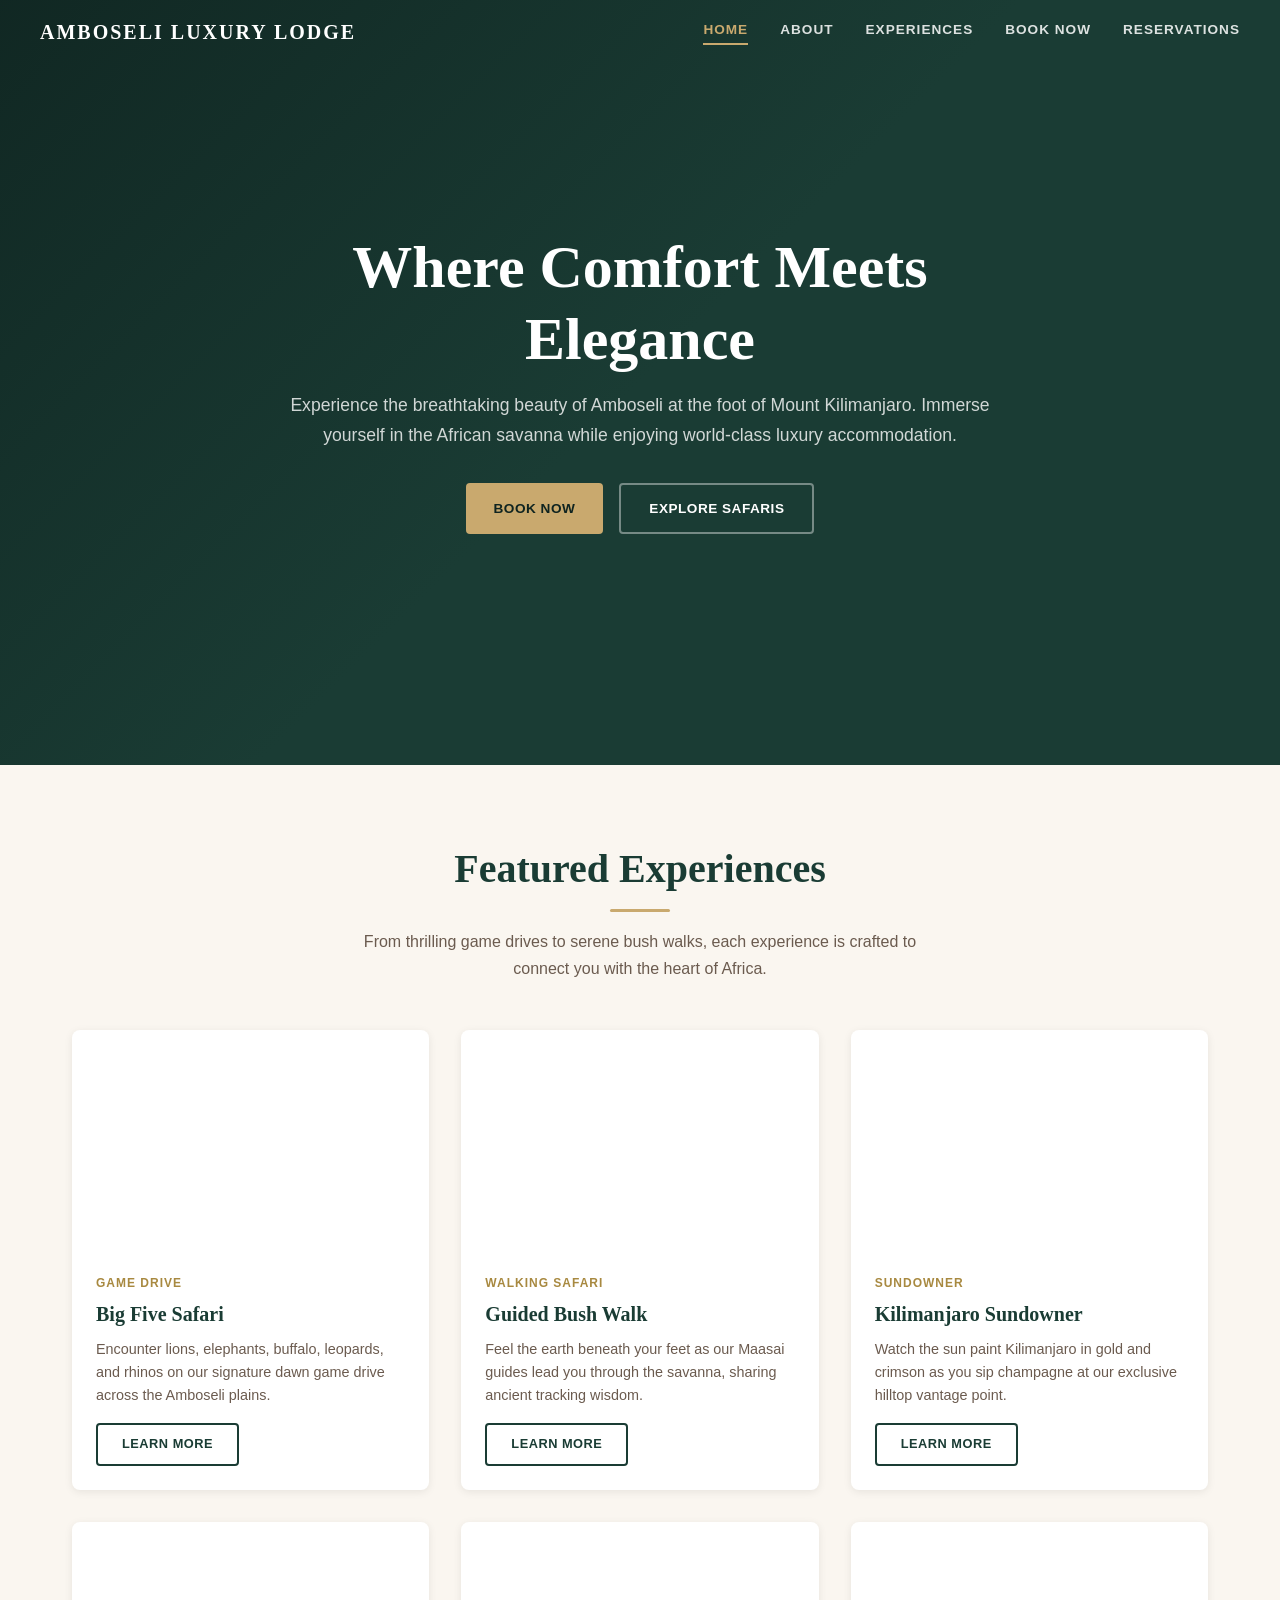
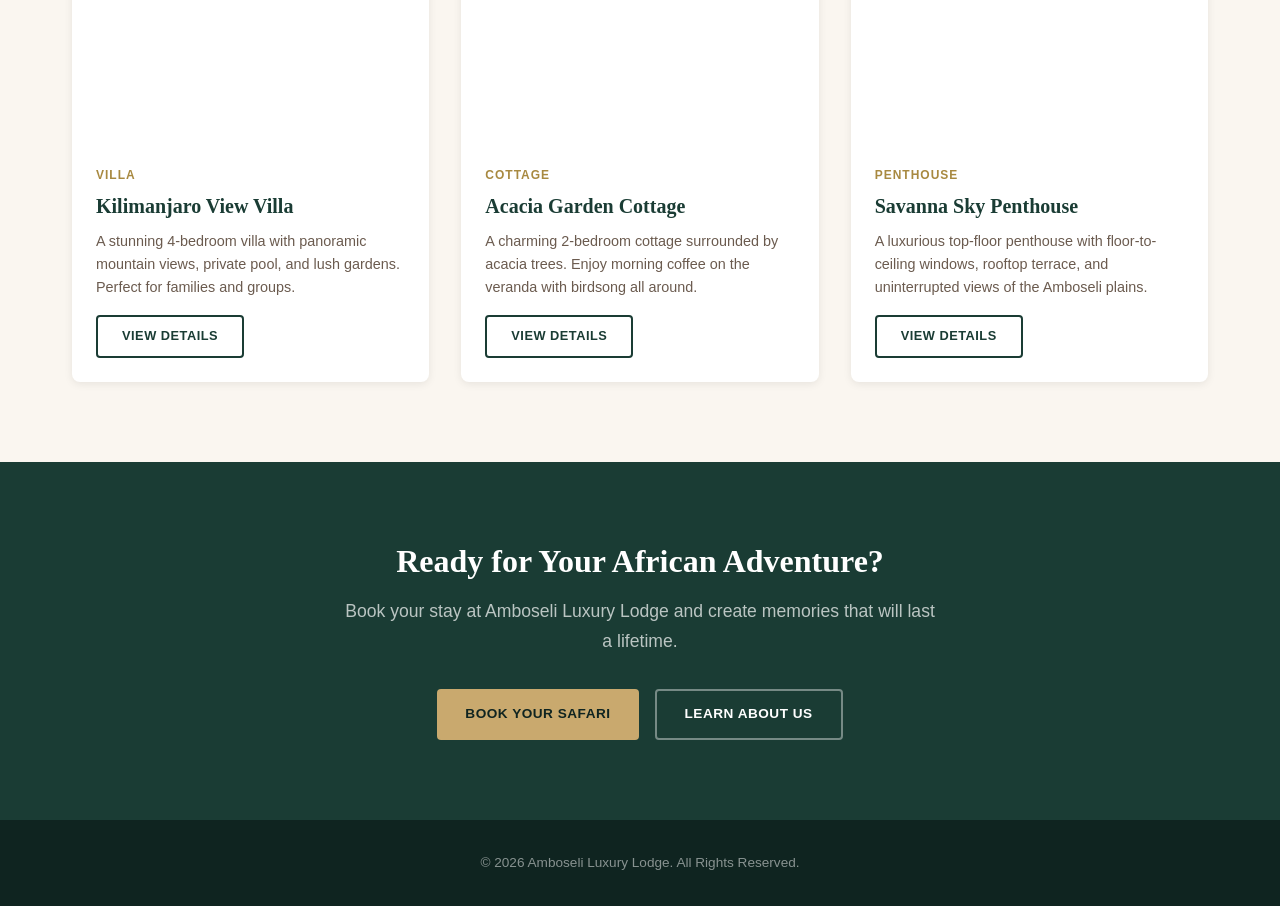
<file: index.html>
<!DOCTYPE html>
<html lang="en">
<head>
  <meta charset="UTF-8">
  <meta name="viewport" content="width=device-width, initial-scale=1.0">
  <meta name="description" content="Amboseli Luxury Lodge - Experience luxury safari at the foot of Mount Kilimanjaro.">
  <title>Amboseli Luxury Lodge | Premium Safari Experience</title>
  <link rel="stylesheet" href="style.css">
</head>
<body data-page="home">

    <!-- Navigation Links on the Home page -->
<header class="navbar" role="banner">
    <nav role="navigation" aria-label="Main navigation">
      <a href="index.html" class="logo">
        <span class="logo-text">AMBOSELI LUXURY LODGE</span>
      </a>

      <!-- Navigation on a laptop -->
      <div class="nav-links">
        <a href="index.html" class="nav-link" data-page="home">Home</a>
        <a href="about.html" class="nav-link" data-page="about">About</a>
        <a href="experiences.html" class="nav-link" data-page="experiences">Experiences</a>
        <a href="book.html" class="nav-link" data-page="book">Book Now</a>
        <a href="reservations.html" class="nav-link" data-page="reservations">Reservations</a>
      </div>

      <!-- Navigation a mobile phone -->
      <button id="mobile-menu-btn" class="mobile-btn" aria-label="Open menu">
        <span class="menu-icon">&#9776;</span>
      </button>
    </nav>
  </header>
  <!-- Mobile Menu -->
  <div id="mobile-overlay" class="mobile-overlay"></div>

  <!-- Mobile Menu Links -->
  <aside id="mobile-menu" class="mobile-menu" role="dialog" aria-label="Mobile navigation">
    <div class="mobile-menu-header">
      <span class="logo-text">AMBOSELI LUXURY LODGE</span>
      <button id="mobile-close-btn" class="close-btn" aria-label="Close menu">&times;</button>
    </div>
    <a href="index.html" class="mobile-link" data-page="home">Home</a>
    <a href="about.html" class="mobile-link" data-page="about">About</a>
    <a href="experiences.html" class="mobile-link" data-page="experiences">Experiences</a>
    <a href="book.html" class="mobile-link" data-page="book">Book Now</a>
    <a href="reservations.html" class="mobile-link" data-page="reservations">Reservations</a>
  </aside>
  <main>
    <!-- Homepage -->
    <section class="hero">
      <div class="hero-overlay"></div>
      <div class="hero-content">
        <h1>Where Comfort Meets Elegance</h1>
        <p>Experience the breathtaking beauty of Amboseli at the foot of Mount Kilimanjaro. Immerse yourself in the African savanna while enjoying world-class luxury accommodation.</p>
        <div class="hero-buttons">
          <a href="book.html" class="btn-primary">Book Now</a>
          <a href="experiences.html" class="btn-secondary">Explore Safaris</a>
        </div>
      </div>
    </section>

    <!-- Amazing experiences -->
    <section class="section">
      <div class="container">
        <div class="section-header">
          <h2 class="section-title">Featured Experiences</h2>
          <div class="divider"></div>
          <p class="section-desc">From thrilling game drives to serene bush walks, each experience is crafted to connect you with the heart of Africa.</p>
        </div>

        <div class="cards-grid">
          <!-- Experience Card 1 -->
          <article class="card">
            <div class="card-img" style="background-image: url('https://images.unsplash.com/photo-1547970810-dc1eac37d174?w=600');"></div>
            <div class="card-body">
              <div class="card-category">Game Drive</div>
              <h3 class="card-title">Big Five Safari</h3>
              <p class="card-text">Encounter lions, elephants, buffalo, leopards, and rhinos on our signature dawn game drive across the Amboseli plains.</p>
              <a href="experiences.html" class="btn-outline">Learn More</a>
            </div>
          </article>

          <!-- Experience Card 2 -->
          <article class="card">
            <div class="card-img" style="background-image: url('https://images.unsplash.com/photo-1516426122078-c23e76319801?w=600');"></div>
            <div class="card-body">
              <div class="card-category">Walking Safari</div>
              <h3 class="card-title">Guided Bush Walk</h3>
              <p class="card-text">Feel the earth beneath your feet as our Maasai guides lead you through the savanna, sharing ancient tracking wisdom.</p>
              <a href="experiences.html" class="btn-outline">Learn More</a>
            </div>
          </article>

          <!-- Experience Card 3 -->
          <article class="card">
            <div class="card-img" style="background-image: url('https://images.unsplash.com/photo-1500382017468-9049fed747ef?w=600');"></div>
            <div class="card-body">
              <div class="card-category">Sundowner</div>
              <h3 class="card-title">Kilimanjaro Sundowner</h3>
              <p class="card-text">Watch the sun paint Kilimanjaro in gold and crimson as you sip champagne at our exclusive hilltop vantage point.</p>
              <a href="experiences.html" class="btn-outline">Learn More</a>
            </div>
          </article>

          <!-- House Card 1 -->
          <article class="card">
            <div class="card-img" style="background-image: url('https://images.unsplash.com/photo-1564013799919-ab600027ffc6?w=600');"></div>
            <div class="card-body">
              <div class="card-category">Villa</div>
              <h3 class="card-title">Kilimanjaro View Villa</h3>
              <p class="card-text">A stunning 4-bedroom villa with panoramic mountain views, private pool, and lush gardens. Perfect for families and groups.</p>
              <a href="experiences.html" class="btn-outline">View Details</a>
            </div>
          </article>
          
          <!-- House Card 2 -->
          <article class="card">
            <div class="card-img" style="background-image: url('https://images.unsplash.com/photo-1583608205776-bfd35f0d9f83?w=600');"></div>
            <div class="card-body">
              <div class="card-category">Cottage</div>
              <h3 class="card-title">Acacia Garden Cottage</h3>
              <p class="card-text">A charming 2-bedroom cottage surrounded by acacia trees. Enjoy morning coffee on the veranda with birdsong all around.</p>
              <a href="experiences.html" class="btn-outline">View Details</a>
            </div>
          </article>

          <!-- House Card 3 -->
          <article class="card">
            <div class="card-img" style="background-image: url('https://images.unsplash.com/photo-1600596542815-ffad4c1539a9?w=600');"></div>
            <div class="card-body">
              <div class="card-category">Penthouse</div>
              <h3 class="card-title">Savanna Sky Penthouse</h3>
              <p class="card-text">A luxurious top-floor penthouse with floor-to-ceiling windows, rooftop terrace, and uninterrupted views of the Amboseli plains.</p>
              <a href="experiences.html" class="btn-outline">View Details</a>
            </div>
          </article>          
        </div>
      </div>
    </section>
    <!-- book experience -->
    <section class="cta-section">
      <div class="container">
        <h2 class="cta-title">Ready for Your African Adventure?</h2>
        <p class="cta-text">Book your stay at Amboseli Luxury Lodge and create memories that will last a lifetime.</p>
        <div class="hero-buttons">
          <a href="book.html" class="btn-primary">Book Your Safari</a>
          <a href="about.html" class="btn-secondary">Learn About Us</a>
        </div>
      </div>
    </section> 
  </main>
  <!-- footer section -->
  <footer class="footer" role="contentinfo">
    <div class="container">
      <div class="footer-bottom" style="border:none;margin-top:0;">
        <p>&copy; 2026 Amboseli Luxury Lodge. All Rights Reserved.</p>
      </div>
    </div>
  </footer>  
    <!-- Import Javascript file -->
  <script src="script.js"></script>
</body>
</html>
</file>
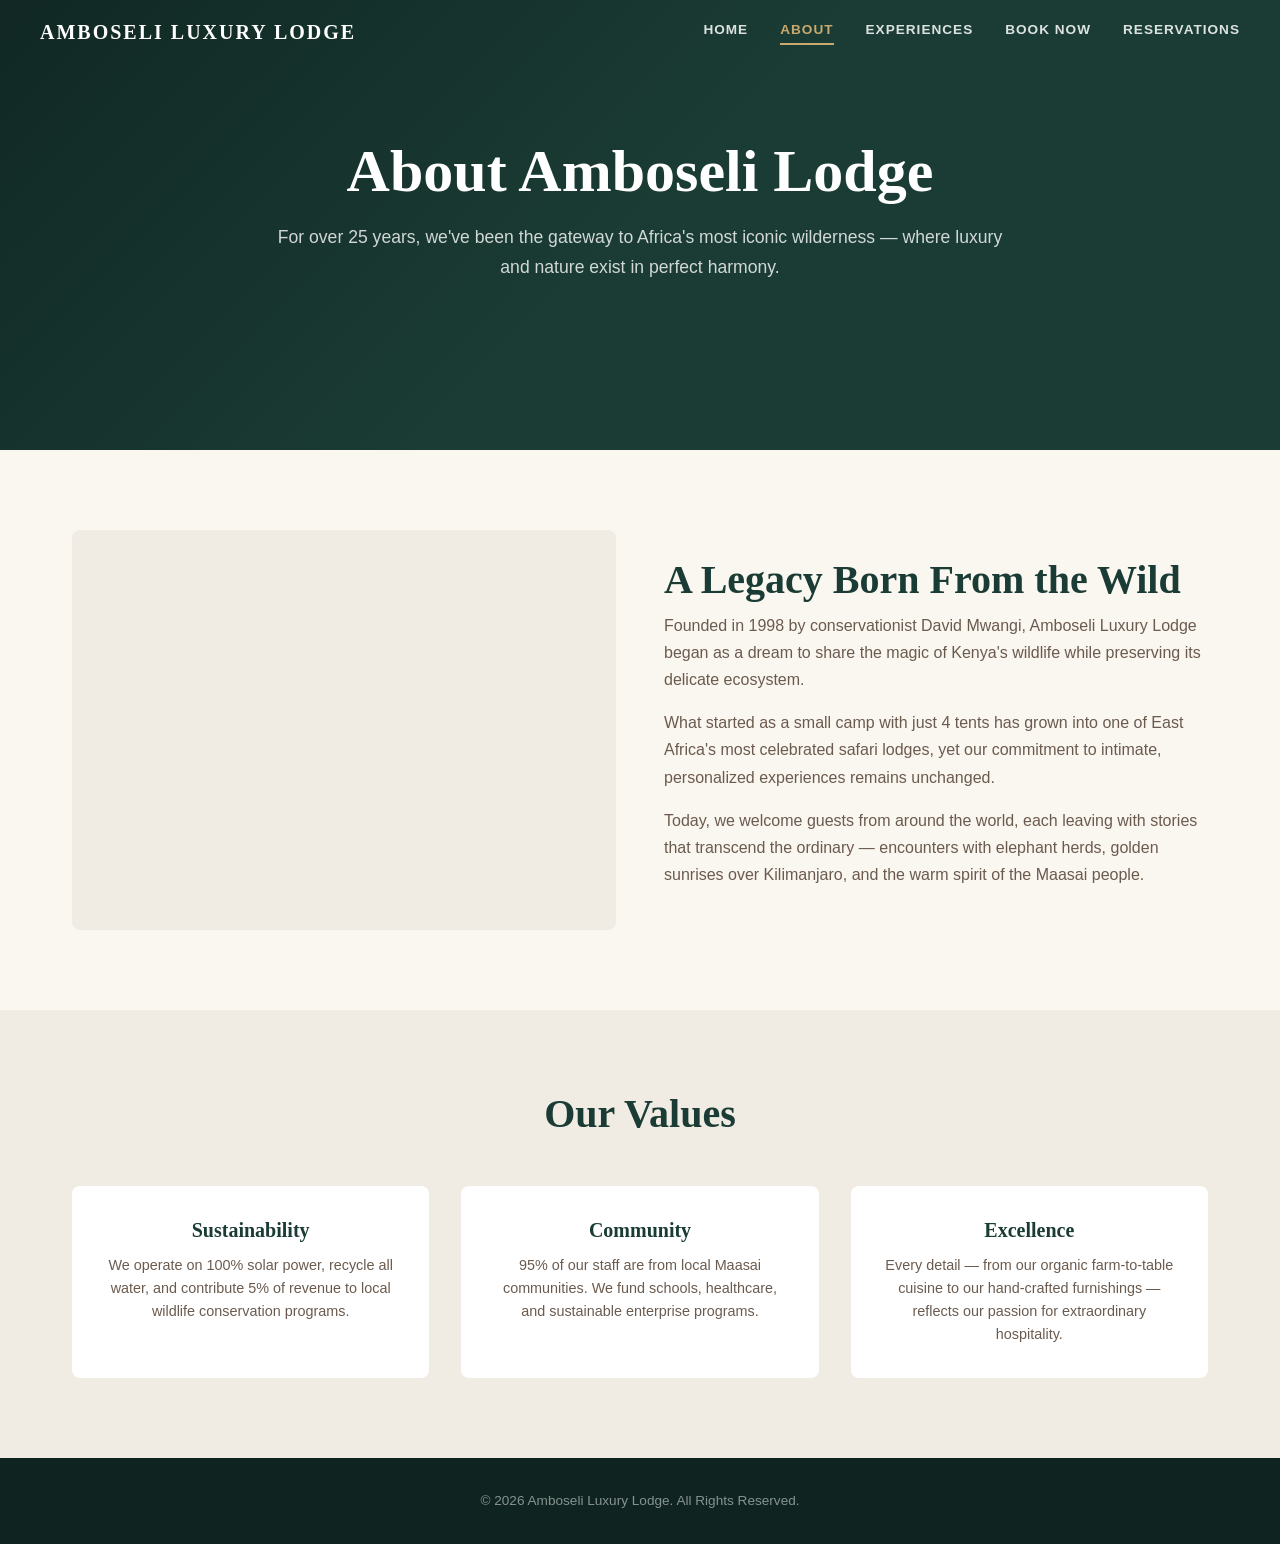
<file: about.html>
<!DOCTYPE html>
<html lang="en">
<head>
  <meta charset="UTF-8">
  <meta name="viewport" content="width=device-width, initial-scale=1.0">
  <meta name="description" content="Learn about Amboseli Luxury Lodge - our history, values, and commitment to sustainable luxury safari experiences in Kenya.">
  <title>About Us | Amboseli Luxury Lodge</title>
  <link rel="stylesheet" href="style.css">
</head>
<body data-page="about">
    <!-- Navigation Links on the Home page -->
<header class="navbar" role="banner">
    <nav role="navigation" aria-label="Main navigation">
      <a href="index.html" class="logo">
        <span class="logo-text">AMBOSELI LUXURY LODGE</span>
      </a>

      <!-- Navigation on a laptop -->
      <div class="nav-links">
        <a href="index.html" class="nav-link" data-page="home">Home</a>
        <a href="about.html" class="nav-link" data-page="about">About</a>
        <a href="experiences.html" class="nav-link" data-page="experiences">Experiences</a>
        <a href="book.html" class="nav-link" data-page="book">Book Now</a>
        <a href="reservations.html" class="nav-link" data-page="reservations">Reservations</a>
      </div>

      <!-- Navigation a mobile phone -->
      <button id="mobile-menu-btn" class="mobile-btn" aria-label="Open menu">
        <span class="menu-icon">&#9776;</span>
      </button>
    </nav>
  </header>
  <!-- Mobile Menu -->
  <div id="mobile-overlay" class="mobile-overlay"></div>

  <!-- Mobile Menu Links -->
  <aside id="mobile-menu" class="mobile-menu" role="dialog" aria-label="Mobile navigation">
    <div class="mobile-menu-header">
      <span class="logo-text">AMBOSELI LUXURY LODGE</span>
      <button id="mobile-close-btn" class="close-btn" aria-label="Close menu">&times;</button>
    </div>
    <a href="index.html" class="mobile-link" data-page="home">Home</a>
    <a href="about.html" class="mobile-link" data-page="about">About</a>
    <a href="experiences.html" class="mobile-link" data-page="experiences">Experiences</a>
    <a href="book.html" class="mobile-link" data-page="book">Book Now</a>
    <a href="reservations.html" class="mobile-link" data-page="reservations">Reservations</a>
  </aside>
  <main>
<!-- about page-->
    <section class="page-hero" style="min-height:50vh;">
      <div class="hero-overlay"></div>
      <div class="hero-content">
        <h1>About Amboseli Lodge</h1>
        <p>For over 25 years, we've been the gateway to Africa's most iconic wilderness — where luxury and nature exist in perfect harmony.</p>
      </div>
    </section>
<!-- Here is our story     -->
    <section class="section">
      <div class="container">
        <div class="two-col-grid">
          <div>
            <div class="image-placeholder" style="height:400px;background-image:url('https://images.pexels.com/photos/10822358/pexels-photo-10822358.jpeg');"></div>
          </div>
          <div>
            <h2 class="section-title">A Legacy Born From the Wild</h2>
            <p class="section-text">Founded in 1998 by conservationist David Mwangi, Amboseli Luxury Lodge began as a dream to share the magic of Kenya's wildlife while preserving its delicate ecosystem.</p>
            <p class="section-text">What started as a small camp with just 4 tents has grown into one of East Africa's most celebrated safari lodges, yet our commitment to intimate, personalized experiences remains unchanged.</p>
            <p class="section-text">Today, we welcome guests from around the world, each leaving with stories that transcend the ordinary — encounters with elephant herds, golden sunrises over Kilimanjaro, and the warm spirit of the Maasai people.</p>
          </div>
        </div>
      </div>
    </section>
<!-- Here is our values      -->
<section class="section bg-cream-dark">
      <div class="container">
        <div class="section-header">
          <h2 class="section-title">Our Values</h2>
        </div>

        <div class="three-col-grid">
          <div class="value-card">
            <h3 class="value-title">Sustainability</h3>
            <p class="value-text">We operate on 100% solar power, recycle all water, and contribute 5% of revenue to local wildlife conservation programs.</p>
          </div>
          <div class="value-card">
            <h3 class="value-title">Community</h3>
            <p class="value-text">95% of our staff are from local Maasai communities. We fund schools, healthcare, and sustainable enterprise programs.</p>
          </div>
          <div class="value-card">
            <h3 class="value-title">Excellence</h3>
            <p class="value-text">Every detail — from our organic farm-to-table cuisine to our hand-crafted furnishings — reflects our passion for extraordinary hospitality.</p>
          </div>
        </div>
      </div>
    </section>
<!-- Footer section     -->
  <footer class="footer" role="contentinfo">
    <div class="container">
      <div class="footer-bottom" style="border:none;margin-top:0;">
        <p>&copy; 2026 Amboseli Luxury Lodge. All Rights Reserved.</p>
      </div>
    </div>
  </footer>
<!-- Import Javascript file -->
<script src="script.js"></script> 
  </main>  
</body>
</html>
</file>
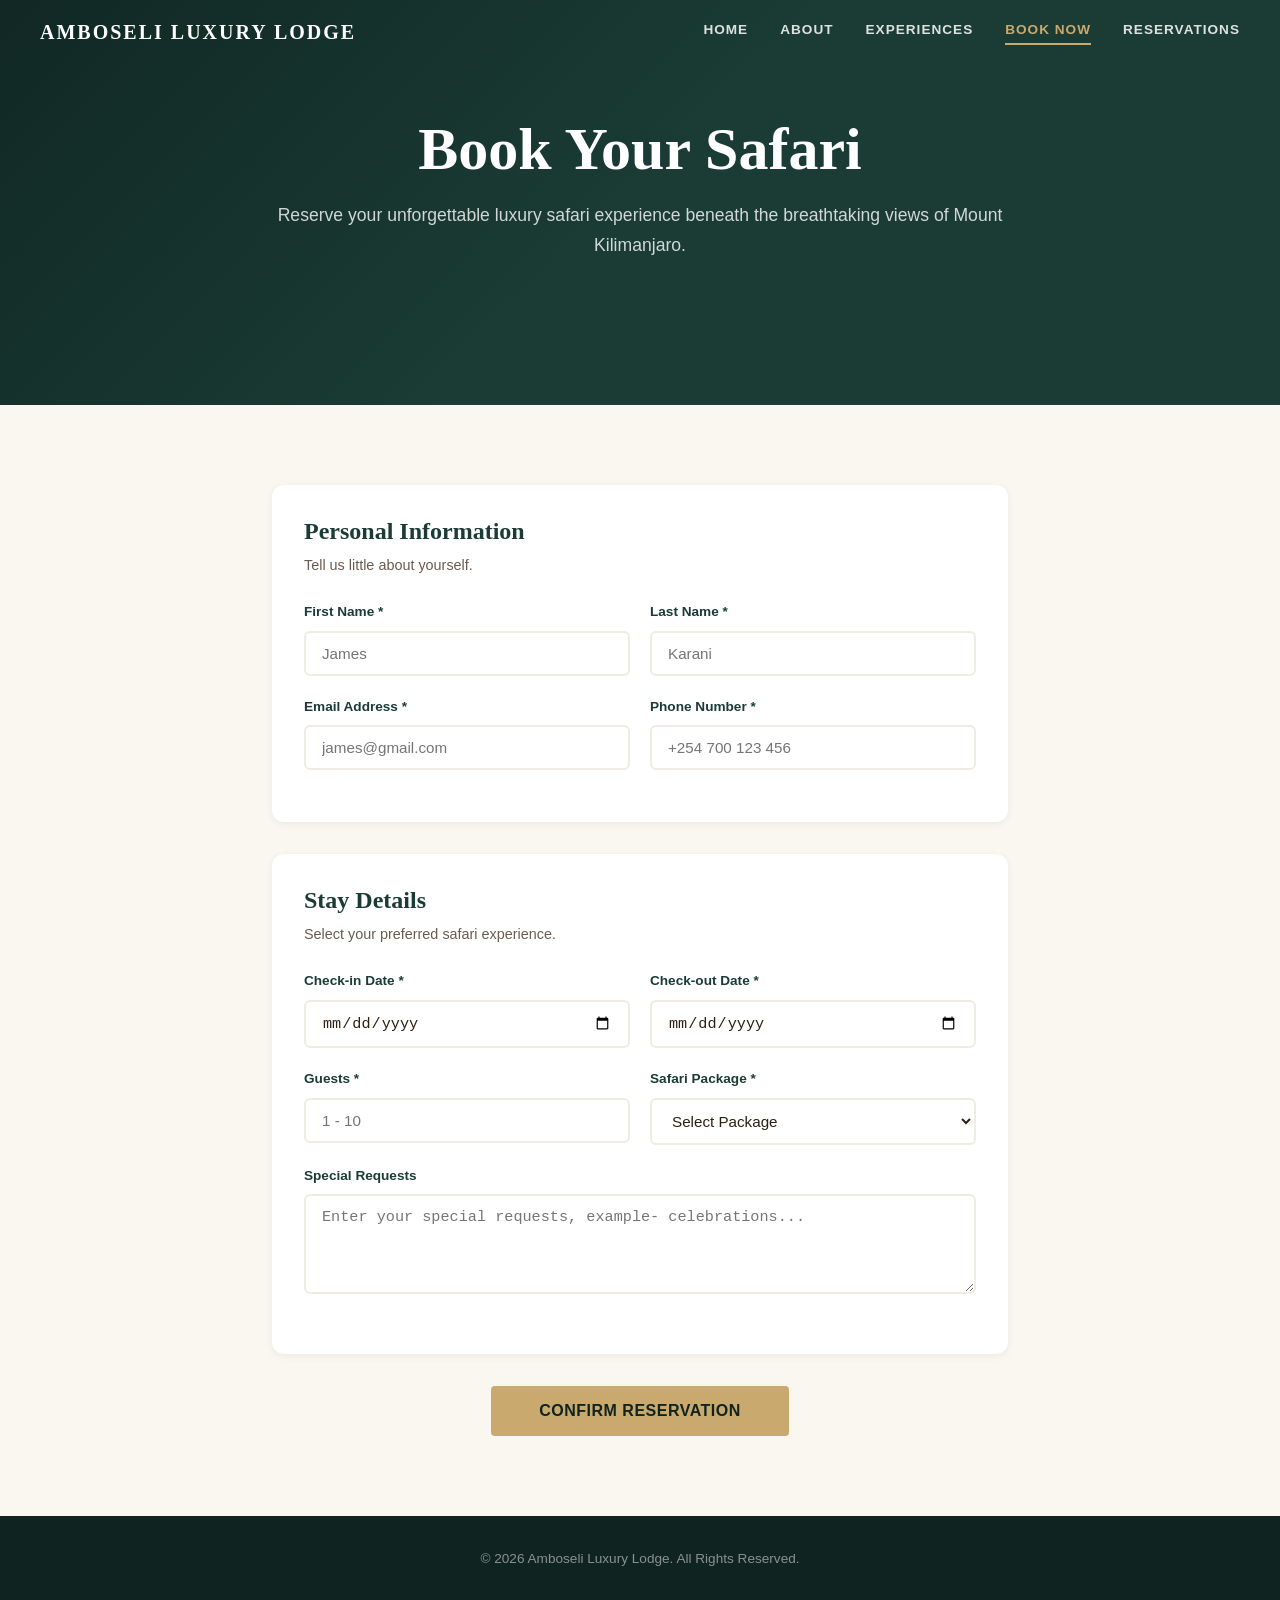
<file: book.html>
<!DOCTYPE html>
<html lang="en">
<head>
  <meta charset="UTF-8">
  <meta name="viewport" content="width=device-width, initial-scale=1.0">
  <meta name="description" content="Reserve your luxury safari experience at Amboseli Luxury Lodge.">
  <title>Book Now | Amboseli Luxury Lodge</title>
  <link rel="stylesheet" href="style.css">
</head>
<body data-page="book">
    <!-- Navigation Links on the Home page -->
<header class="navbar" role="banner">
    <nav role="navigation" aria-label="Main navigation">
      <a href="index.html" class="logo">
        <span class="logo-text">AMBOSELI LUXURY LODGE</span>
      </a>

      <!-- Navigation on a laptop -->
      <div class="nav-links">
        <a href="index.html" class="nav-link" data-page="home">Home</a>
        <a href="about.html" class="nav-link" data-page="about">About</a>
        <a href="experiences.html" class="nav-link" data-page="experiences">Experiences</a>
        <a href="book.html" class="nav-link" data-page="book">Book Now</a>
        <a href="reservations.html" class="nav-link" data-page="reservations">Reservations</a>
      </div>

      <!-- Navigation a mobile phone -->
      <button id="mobile-menu-btn" class="mobile-btn" aria-label="Open menu">
        <span class="menu-icon">&#9776;</span>
      </button>
    </nav>
  </header>
  <!-- Mobile Menu -->
  <div id="mobile-overlay" class="mobile-overlay"></div>

  <!-- Mobile Menu Links -->
  <aside id="mobile-menu" class="mobile-menu" role="dialog" aria-label="Mobile navigation">
    <div class="mobile-menu-header">
      <span class="logo-text">AMBOSELI LUXURY LODGE</span>
      <button id="mobile-close-btn" class="close-btn" aria-label="Close menu">&times;</button>
    </div>
    <a href="index.html" class="mobile-link" data-page="home">Home</a>
    <a href="about.html" class="mobile-link" data-page="about">About</a>
    <a href="experiences.html" class="mobile-link" data-page="experiences">Experiences</a>
    <a href="book.html" class="mobile-link" data-page="book">Book Now</a>
    <a href="reservations.html" class="mobile-link" data-page="reservations">Reservations</a>
  </aside>
<main>
<!-- Booking page section        -->
    <section class="page-hero" style="min-height:45vh;">
      <div class="hero-overlay"></div>
      <div class="hero-content">
        <h1>Book Your Safari</h1>
        <p>Reserve your unforgettable luxury safari experience beneath the breathtaking views of Mount Kilimanjaro.</p>
      </div>
    </section>
<!-- Booking form -->
    <section class="section">
      <div class="container" style="max-width:800px;">
        
        <!-- Form Container -->
        <div id="form-container">
          <form id="booking-form">
            
            <!-- Personal Information -->
            <div class="form-section">
              <h2 class="form-section-title">Personal Information</h2>
              <p class="form-section-desc">Tell us little about yourself.</p>
              
              <div class="form-row">
                <div class="form-group">
                  <label for="firstName" class="form-label">First Name *</label>
                  <input type="text" id="firstName" name="firstName" class="form-input" placeholder="James" required>
                  <div class="form-error" id="firstName-error"></div>
                </div>
                
                <div class="form-group">
                  <label for="lastName" class="form-label">Last Name *</label>
                  <input type="text" id="lastName" name="lastName" class="form-input" placeholder="Karani" required>
                  <div class="form-error" id="lastName-error"></div>
                </div>
              </div>
              
              <div class="form-row">
                <div class="form-group">
                  <label for="email" class="form-label">Email Address *</label>
                  <input type="email" id="email" name="email" class="form-input" placeholder="james@gmail.com" required>
                  <div class="form-error" id="email-error"></div>
                </div>
                
                <div class="form-group">
                  <label for="phone" class="form-label">Phone Number *</label>
                  <input type="tel" id="phone" name="phone" class="form-input" placeholder="+254 700 123 456" required>
                  <div class="form-error" id="phone-error"></div>
                </div>
              </div>
            </div>

            <!-- Your Stay Details -->
            <div class="form-section">
              <h2 class="form-section-title">Stay Details</h2>
              <p class="form-section-desc">Select your preferred safari experience.</p>
              <!-- Taking for checking in -->
              <div class="form-row">
                <div class="form-group">
                  <label for="checkIn" class="form-label">Check-in Date *</label>
                  <input type="date" id="checkIn" name="checkIn" class="form-input" required>
                  <div class="form-error" id="checkIn-error"></div>
                </div>
                <!-- Time for checking out -->
                <div class="form-group">
                  <label for="checkOut" class="form-label">Check-out Date *</label>
                  <input type="date" id="checkOut" name="checkOut" class="form-input" required>
                  <div class="form-error" id="checkOut-error"></div>
                </div>
              </div>
              <!-- Number of Guests -->
              <div class="form-row">
                <div class="form-group">
                  <label for="guests" class="form-label">Guests *</label>
                  <input type="number" id="guests" name="guests" class="form-input" min="1" max="10" placeholder="1 - 10" required>
                  <div class="form-error" id="guests-error"></div>
                </div>
                <!-- Our Packages -->
                <div class="form-group">
                  <label for="package" class="form-label">Safari Package *</label>
                  <select id="package" name="package" class="form-input" required>
                    <option value="">Select Package</option>
                    <option value="Big Five Safari">Big Five Safari</option>
                    <option value="Guided Bush Walk">Guided Bush Walk</option>
                    <option value="Kilimanjaro Sundowner">Kilimanjaro Sundowner</option>
                    <option value="Maasai Village Experience">Maasai Village Experience</option>
                    <option value="Photography Safari">Photography Safari</option>
                    <option value="Bush Breakfast Trail">Bush Breakfast Trail</option>
                    <option value="Kilimanjaro View Villa">Kilimanjaro View Villa</option>
                    <option value="Acacia Garden Cottage">Acacia Garden Cottage</option>
                    <option value="Savanna Sky Penthouse">Savanna Sky Penthouse</option>                    
                  </select>
                  <div class="form-error" id="package-error"></div>
                </div>
              </div>
              
              <div class="form-group">
                <label for="specialRequests" class="form-label">Special Requests</label>
                <textarea id="specialRequests" name="specialRequests" class="form-textarea" rows="4" placeholder="Enter your special requests, example- celebrations..."></textarea>
              </div>
            </div>

            <!-- Submit Button -->
            <div style="text-align:center;">
              <button type="submit" class="btn-primary" style="padding:1rem 3rem;font-size:1rem;">Confirm Reservation</button>
            </div>

          </form>
        </div>

        <!-- Success after booking -->
        <div id="success-container" style="display:none;"></div>
      </div>
    </section>
<!-- Footer Section -->
  <footer class="footer" role="contentinfo">
    <div class="container">
      <div class="footer-bottom" style="border:none;margin-top:0;">
        <p>&copy; 2026 Amboseli Luxury Lodge. All Rights Reserved.</p>
      </div>
    </div>
  </footer>
<!-- Import Javascript File -->
<script src="script.js"></script>
</main>    
</body>
</html>
</file>
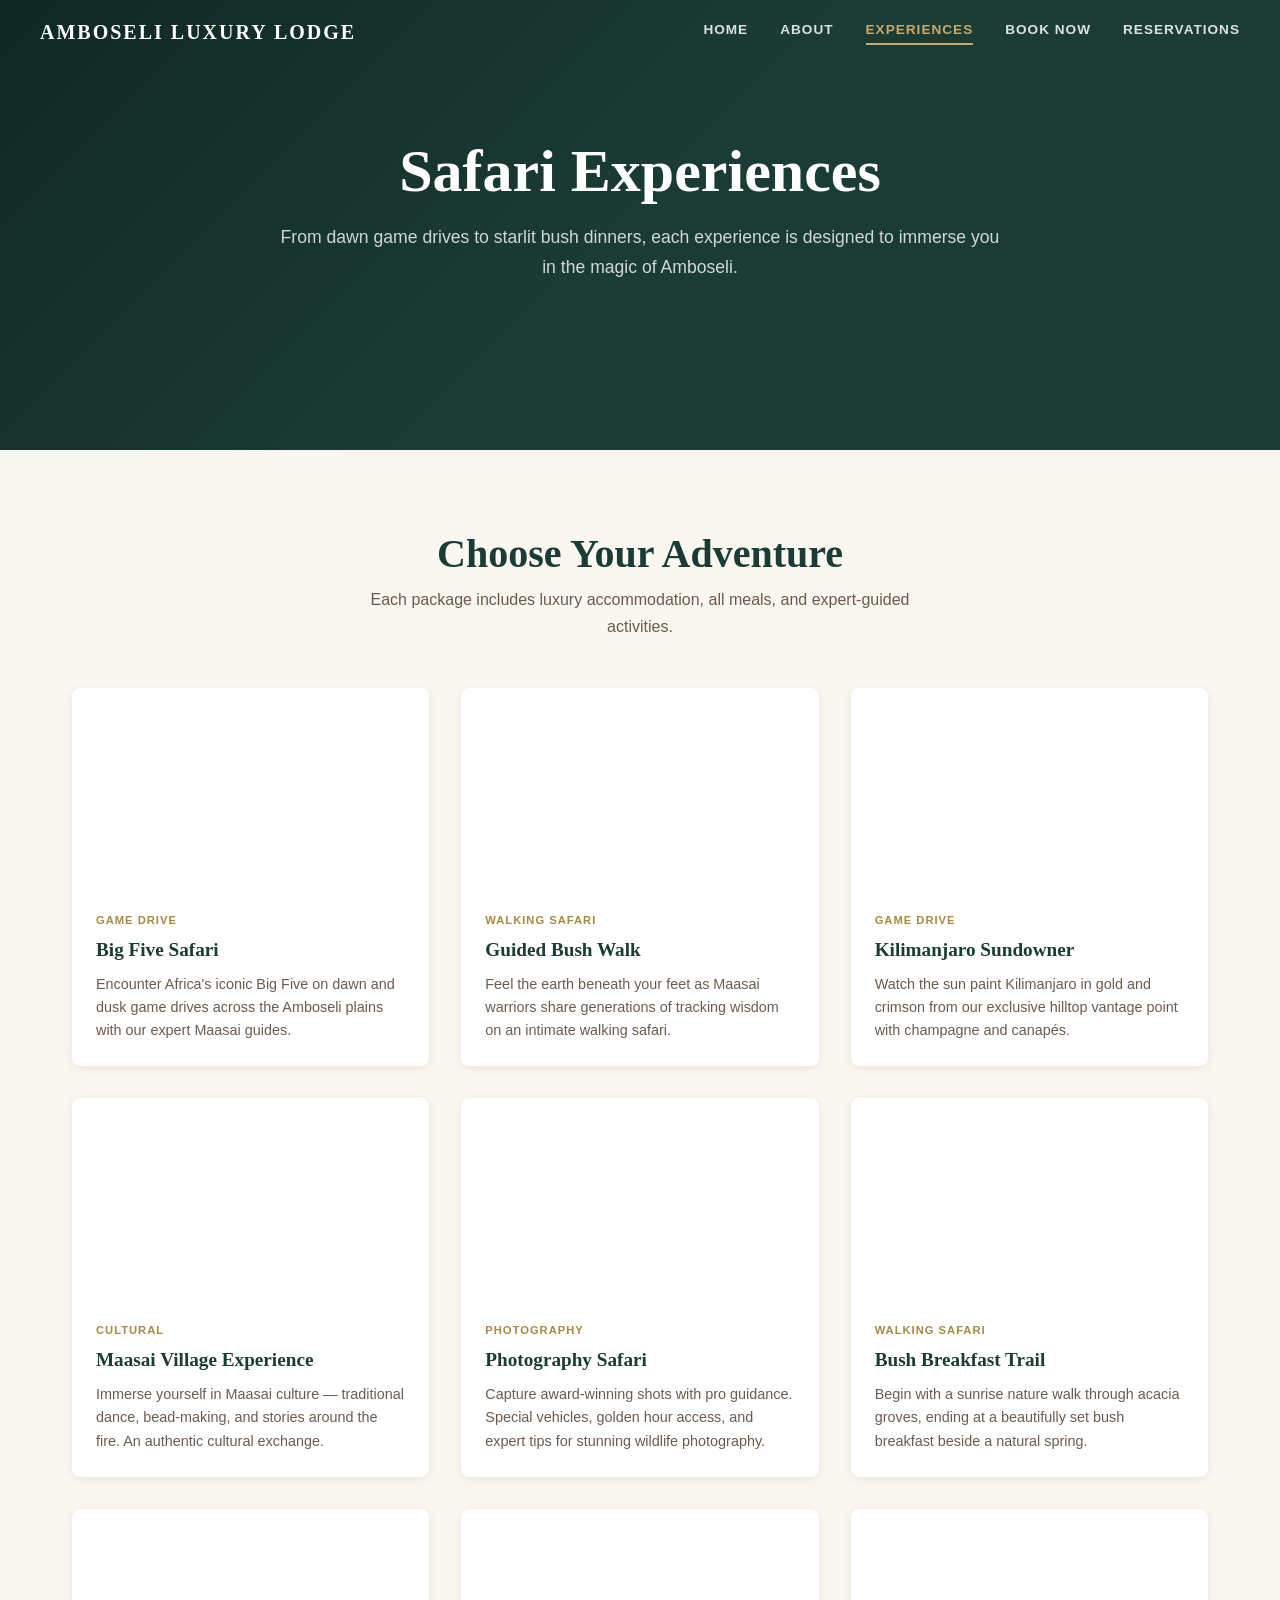
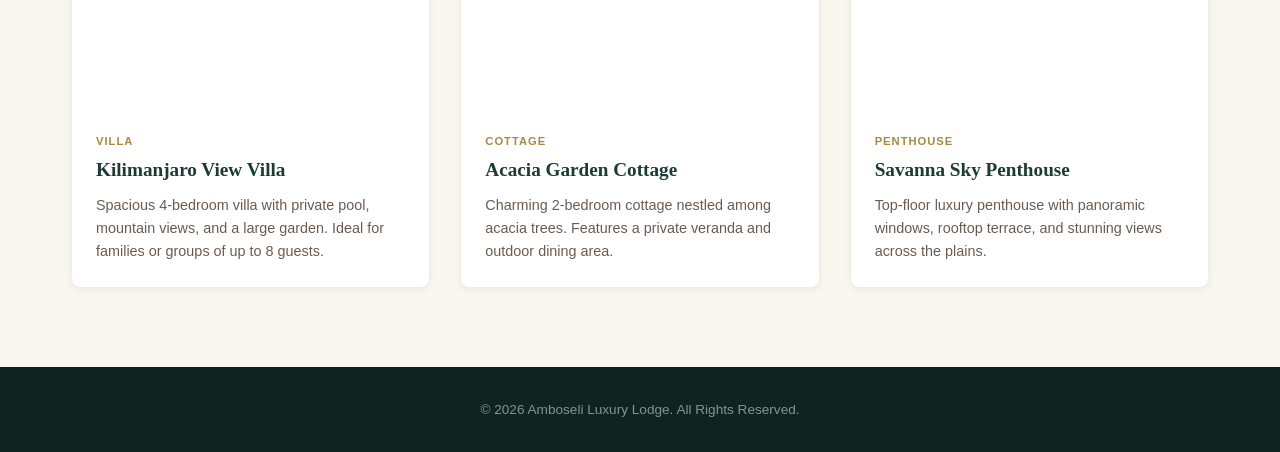
<file: experiences.html>
<!DOCTYPE html>
<html lang="en">
<head>
  <meta charset="UTF-8">
  <meta name="viewport" content="width=device-width, initial-scale=1.0">
  <meta name="description" content="Explore our curated safari experiences at Amboseli Luxury Lodge - from thrilling game drives to cultural immersions.">
  <title>Safari Experiences | Amboseli Luxury Lodge</title>
  <link rel="stylesheet" href="style.css">
</head>
<body data-page="experiences">
    <!-- Navigation Links on the Home page -->
<header class="navbar" role="banner">
    <nav role="navigation" aria-label="Main navigation">
      <a href="index.html" class="logo">
        <span class="logo-text">AMBOSELI LUXURY LODGE</span>
      </a>

      <!-- Navigation on a laptop -->
      <div class="nav-links">
        <a href="index.html" class="nav-link" data-page="home">Home</a>
        <a href="about.html" class="nav-link" data-page="about">About</a>
        <a href="experiences.html" class="nav-link" data-page="experiences">Experiences</a>
        <a href="book.html" class="nav-link" data-page="book">Book Now</a>
        <a href="reservations.html" class="nav-link" data-page="reservations">Reservations</a>
      </div>

      <!-- Navigation a mobile phone -->
      <button id="mobile-menu-btn" class="mobile-btn" aria-label="Open menu">
        <span class="menu-icon">&#9776;</span>
      </button>
    </nav>
  </header>
  <!-- Mobile Menu -->
  <div id="mobile-overlay" class="mobile-overlay"></div>

  <!-- Mobile Menu Links -->
  <aside id="mobile-menu" class="mobile-menu" role="dialog" aria-label="Mobile navigation">
    <div class="mobile-menu-header">
      <span class="logo-text">AMBOSELI LUXURY LODGE</span>
      <button id="mobile-close-btn" class="close-btn" aria-label="Close menu">&times;</button>
    </div>
    <a href="index.html" class="mobile-link" data-page="home">Home</a>
    <a href="about.html" class="mobile-link" data-page="about">About</a>
    <a href="experiences.html" class="mobile-link" data-page="experiences">Experiences</a>
    <a href="book.html" class="mobile-link" data-page="book">Book Now</a>
    <a href="reservations.html" class="mobile-link" data-page="reservations">Reservations</a>
  </aside>
<main>
<!-- experinces page section     -->
    <section class="page-hero" style="min-height:50vh;">
      <div class="hero-overlay"></div>
      <div class="hero-content">
        <h1>Safari Experiences</h1>
        <p>From dawn game drives to starlit bush dinners, each experience is designed to immerse you in the magic of Amboseli.</p>
      </div>
    </section>
<!-- Our safaris and accomodations      -->
    <section class="section">
      <div class="container">
        <div class="section-header">
          <h2 class="section-title">Choose Your Adventure</h2>
          <p class="section-desc">Each package includes luxury accommodation, all meals, and expert-guided activities.</p>
        </div>

        <!-- Package Cards Grid -->
        <div class="cards-grid" id="packages-grid">
          <!-- Package cards are structured for filtering -->
          <div class="package-card" data-category="game-drive">
            <div class="package-img" style="background-image:url('https://images.unsplash.com/photo-1547970810-dc1eac37d174?w=600');">
            </div>
            <div class="package-body">
              <div class="package-category">Game Drive</div>
              <h3 class="package-title">Big Five Safari</h3>
              <p class="package-desc">Encounter Africa's iconic Big Five on dawn and dusk game drives across the Amboseli plains with our expert Maasai guides.</p>
            </div>
          </div>
          <div class="package-card" data-category="walking">
            <div class="package-img" style="background-image:url('https://images.unsplash.com/photo-1516426122078-c23e76319801?w=600');"></div>
            <div class="package-body">
              <div class="package-category">Walking Safari</div>
              <h3 class="package-title">Guided Bush Walk</h3>
              <p class="package-desc">Feel the earth beneath your feet as Maasai warriors share generations of tracking wisdom on an intimate walking safari.</p>
            </div>
          </div>
          <div class="package-card" data-category="game-drive">
            <div class="package-img" style="background-image:url('https://images.pexels.com/photos/36841474/pexels-photo-36841474.jpeg');">
            </div>
            <div class="package-body">
              <div class="package-category">Game Drive</div>
              <h3 class="package-title">Kilimanjaro Sundowner</h3>
              <p class="package-desc">Watch the sun paint Kilimanjaro in gold and crimson from our exclusive hilltop vantage point with champagne and canapés.</p>
            </div>
          </div>
          <div class="package-card" data-category="cultural">
            <div class="package-img" style="background-image:url('https://images.pexels.com/photos/35034065/pexels-photo-35034065.jpeg');"></div>
            <div class="package-body">
              <div class="package-category">Cultural</div>
              <h3 class="package-title">Maasai Village Experience</h3>
              <p class="package-desc">Immerse yourself in Maasai culture — traditional dance, bead-making, and stories around the fire. An authentic cultural exchange.</p>
            </div>
          </div>
          <div class="package-card" data-category="photography">
            <div class="package-img" style="background-image:url('https://images.pexels.com/photos/20523197/pexels-photo-20523197.jpeg');">
            </div>
            <div class="package-body">
              <div class="package-category">Photography</div>
              <h3 class="package-title">Photography Safari</h3>
              <p class="package-desc">Capture award-winning shots with pro guidance. Special vehicles, golden hour access, and expert tips for stunning wildlife photography.</p>
            </div>
          </div>
          <div class="package-card" data-category="walking">
            <div class="package-img" style="background-image:url('https://images.unsplash.com/photo-1500534623283-312aade485b7?w=600');"></div>
            <div class="package-body">
              <div class="package-category">Walking Safari</div>
              <h3 class="package-title">Bush Breakfast Trail</h3>
              <p class="package-desc">Begin with a sunrise nature walk through acacia groves, ending at a beautifully set bush breakfast beside a natural spring.</p>
            </div>
          </div>
<!-- House one -->
          <div class="package-card" data-category="walking">
            <div class="package-img" style="background-image:url('https://images.unsplash.com/photo-1564013799919-ab600027ffc6?w=600');"></div>
            <div class="package-body">
              <div class="package-category">Villa</div>
              <h3 class="package-title">Kilimanjaro View Villa</h3>
              <p class="package-desc">Spacious 4-bedroom villa with private pool, mountain views, and a large garden. Ideal for families or groups of up to 8 guests.</p>
            </div>
          </div>
<!-- House Two -->
          <div class="package-card" data-category="walking">
            <div class="package-img" style="background-image:url('https://images.unsplash.com/photo-1583608205776-bfd35f0d9f83?w=600');"></div>
            <div class="package-body">
              <div class="package-category">Cottage</div>
              <h3 class="package-title">Acacia Garden Cottage</h3>
              <p class="package-desc">Charming 2-bedroom cottage nestled among acacia trees. Features a private veranda and outdoor dining area.</p>
            </div>
          </div>
<!-- House Three -->
          <div class="package-card" data-category="walking">
            <div class="package-img" style="background-image:url('https://images.unsplash.com/photo-1564013799919-ab600027ffc6?w=600');"></div>
            <div class="package-body">
              <div class="package-category">Penthouse</div>
              <h3 class="package-title">Savanna Sky Penthouse</h3>
              <p class="package-desc">Top-floor luxury penthouse with panoramic windows, rooftop terrace, and stunning views across the plains.</p>
            </div>
          </div>
        </div>
      </div>
    </section>
<!-- Footer section     -->
  <footer class="footer" role="contentinfo">
    <div class="container">
      <div class="footer-bottom" style="border:none;margin-top:0;">
        <p>&copy; 2026 Amboseli Luxury Lodge. All Rights Reserved.</p>
      </div>
    </div>
  </footer>
<!-- Import Javascript file -->
<script src="script.js"></script>    
</main>  
</body>
</html>
</file>
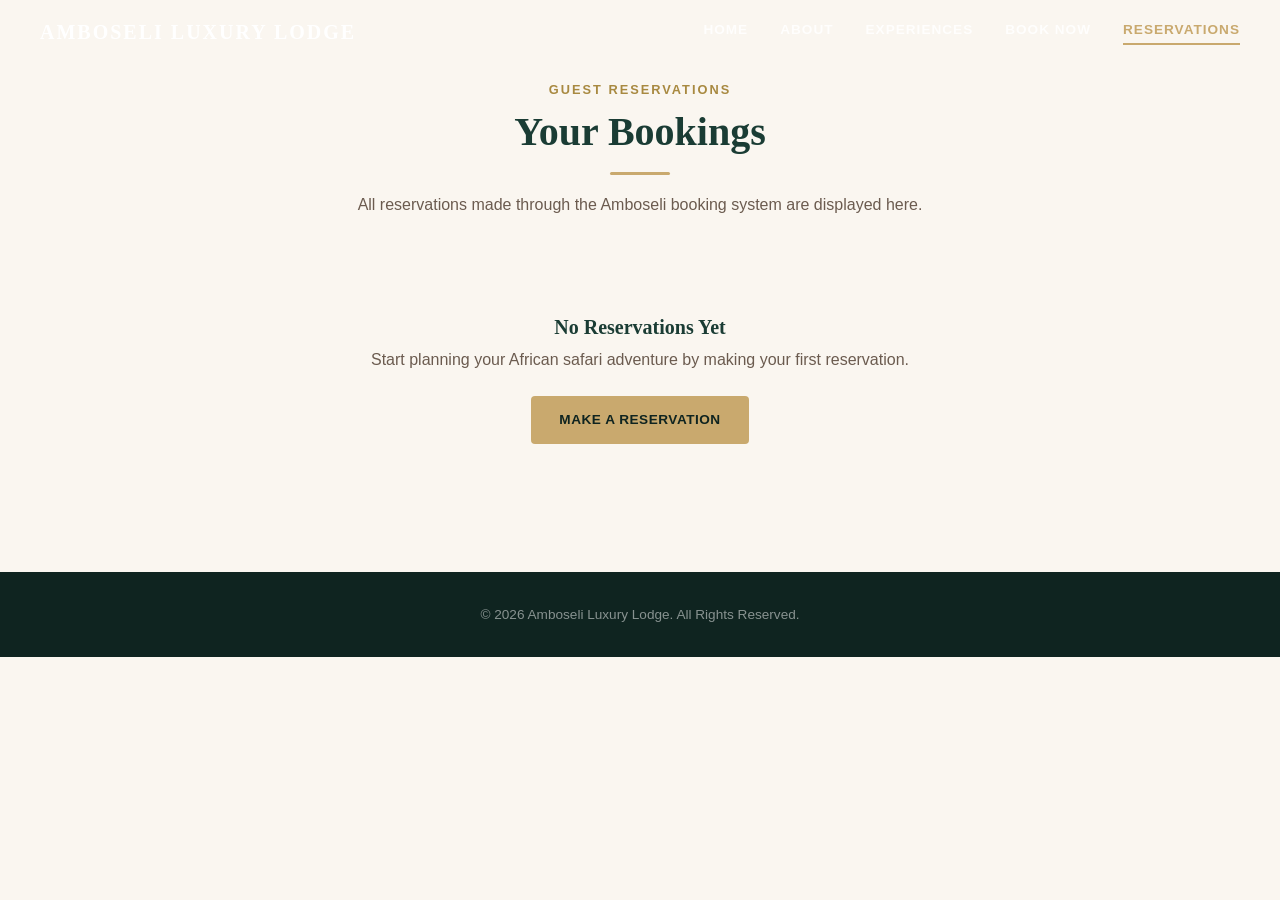
<file: reservations.html>
<!DOCTYPE html>
<html lang="en">
<head>
  <meta charset="UTF-8">
  <meta name="viewport" content="width=device-width, initial-scale=1.0">
  <meta name="description" content="View and manage your Amboseli Luxury Lodge reservations.">
  <title>Reservations | Amboseli Luxury Lodge</title>
  <link rel="stylesheet" href="style.css">
</head>
<body data-page="reservations">
    <!-- Navigation Links on the Home page -->
<header class="navbar" role="banner">
    <nav role="navigation" aria-label="Main navigation">
      <a href="index.html" class="logo">
        <span class="logo-text">AMBOSELI LUXURY LODGE</span>
      </a>

      <!-- Navigation on a laptop -->
      <div class="nav-links">
        <a href="index.html" class="nav-link" data-page="home">Home</a>
        <a href="about.html" class="nav-link" data-page="about">About</a>
        <a href="experiences.html" class="nav-link" data-page="experiences">Experiences</a>
        <a href="book.html" class="nav-link" data-page="book">Book Now</a>
        <a href="reservations.html" class="nav-link" data-page="reservations">Reservations</a>
      </div>

      <!-- Navigation a mobile phone -->
      <button id="mobile-menu-btn" class="mobile-btn" aria-label="Open menu">
        <span class="menu-icon">&#9776;</span>
      </button>
    </nav>
  </header>
  <!-- Mobile Menu -->
  <div id="mobile-overlay" class="mobile-overlay"></div>

  <!-- Mobile Menu Links -->
  <aside id="mobile-menu" class="mobile-menu" role="dialog" aria-label="Mobile navigation">
    <div class="mobile-menu-header">
      <span class="logo-text">AMBOSELI LUXURY LODGE</span>
      <button id="mobile-close-btn" class="close-btn" aria-label="Close menu">&times;</button>
    </div>
    <a href="index.html" class="mobile-link" data-page="home">Home</a>
    <a href="about.html" class="mobile-link" data-page="about">About</a>
    <a href="experiences.html" class="mobile-link" data-page="experiences">Experiences</a>
    <a href="book.html" class="mobile-link" data-page="book">Book Now</a>
    <a href="reservations.html" class="mobile-link" data-page="reservations">Reservations</a>
  </aside>
<!-- My reservation list   -->
    <section class="section">
      <div class="container" style="max-width:800px;">
        <div class="section-header">
          <div class="section-subtitle">Guest Reservations</div>
          <h2 class="section-title">Your Bookings</h2>
          <div class="divider"></div>
          <p class="section-desc">All reservations made through the Amboseli booking system are displayed here.</p>
        </div>

        <div id="reservations-list">
          <!-- will be gotten from Javascript -->
        </div>
      </div>
    </section>
<!-- deleting a reservation     -->
    <div id="delete-modal" class="modal-overlay">
      <div class="modal-box">
        <h3>Cancel Reservation?</h3>
        <p>This action cannot be undone. The reservation will be permanently removed from your bookings.</p>
        <div class="modal-actions">
          <button id="cancel-delete-btn" class="btn-outline">Keep Reservation</button>
          <button id="confirm-delete-btn" class="btn-danger">Cancel Booking</button>
        </div>
      </div>
    </div>
<!-- Footer section     -->
  <footer class="footer" role="contentinfo">
    <div class="container">
      <div class="footer-bottom" style="border:none;margin-top:0;">
        <p>&copy; 2026 Amboseli Luxury Lodge. All Rights Reserved.</p>
      </div>
    </div>
  </footer>
<!-- Import Javascript file -->
<script src="script.js"></script>     
  <main>
</body>
</html>
</file>
<file: style.css>
/* This stylesheet is shared across all files */

/* Color definitions */
:root {
  --primary: #1a3c34;
  --primary-dark: #0f2420;
  --accent: #c9a96e;
  --accent-light: #dfc594;
  --accent-dark: #a88940;
  --cream: #faf6f0;
  --cream-dark: #f0ebe3;
  --bark: #2d1f14;
  --bark-light: #6b5b4f;
  --white: #ffffff;
  --error: #dc2626;
  --success: #16a34a;
}

/* Make sure every element addheres to this before styling */
* { margin: 0; padding: 0; box-sizing: border-box; }
html { scroll-behavior: smooth; }

/* Body Styling */
body {
  font-family: Arial, Helvetica, sans-serif;
  color: var(--bark);
  background-color: var(--cream);
  line-height: 1.6;
}

/* Heading styling */
h1, h2, h3, .section-title, .card-title, .package-title, .value-title {
  font-family: Georgia, 'Times New Roman', serif;
  line-height: 1.2;
}

/* container styles */
.container { max-width: 1200px; margin: 0 auto; padding: 0 1.5rem; }

/* navigation styles */
.navbar {
  position: fixed; top: 0; left: 0; right: 0; z-index: 1000;
  padding: 1rem 1.5rem;
  transition: background-color 0.3s ease, padding 0.3s ease;
}
.navbar.scrolled {
  background-color: rgba(26, 60, 52, 0.97);
  padding: 0.5rem 1.5rem;
  box-shadow: 0 4px 20px rgba(0,0,0,0.3);
}
.navbar nav {
  max-width: 1200px; margin: 0 auto;
  display: flex; align-items: center; justify-content: space-between;
}

/* Text Logo styling - the one taking place of a Logo */
.logo {
  display: flex; align-items: center; gap: 0.5rem;
  text-decoration: none; color: var(--white);
}
.logo-text {
  font-family: Georgia, 'Times New Roman', serif;
  font-size: 1.25rem; font-weight: bold; letter-spacing: 2px;
}
/* Laptop and Desktop Navigation Links */
.nav-links { display: none; gap: 2rem; }
.nav-link {
  color: rgba(255,255,255,0.85); text-decoration: none;
  font-size: 0.85rem; font-weight: 600; letter-spacing: 1px;
  text-transform: uppercase; position: relative; padding-bottom: 4px;
  transition: color 0.3s ease;
}
.nav-link::after {
  content: ''; position: absolute; bottom: 0; left: 0;
  width: 0; height: 2px; background-color: var(--accent);
  transition: width 0.3s ease;
}
.nav-link:hover, .nav-link.active { color: var(--accent); }
.nav-link:hover::after, .nav-link.active::after { width: 100%; }

/* Mobile Menu Button - to show menu */
.mobile-btn {
  background: none; border: none; color: var(--white);
  cursor: pointer; padding: 0.5rem;
}
.menu-icon { font-size: 1.75rem; font-style: normal; }

/* Mobile phone menu - to ensure responsiveness */
.mobile-overlay {
  position: fixed; top: 0; left: 0; width: 100%; height: 100%;
  background-color: rgba(0,0,0,0.5); z-index: 1000;
  opacity: 0; visibility: hidden;
  transition: opacity 0.3s ease, visibility 0.3s ease;
}
.mobile-overlay.open { opacity: 1; visibility: visible; }
.mobile-menu {
  position: fixed; top: 0; right: -100%;
  width: 80%; max-width: 400px; height: 100vh;
  background-color: var(--primary-dark); z-index: 1001;
  padding: 2rem; transition: right 0.4s ease; overflow-y: auto;
}
.mobile-menu.open { right: 0; }
.mobile-menu-header {
  display: flex; justify-content: space-between; align-items: center;
  margin-bottom: 2rem;
}
.close-btn {
  background: none; border: none; color: var(--white);
  font-size: 2rem; cursor: pointer; line-height: 1;
}
.mobile-link {
  display: block; color: rgba(255,255,255,0.85); text-decoration: none;
  font-size: 1.1rem; font-weight: 500; letter-spacing: 1px;
  text-transform: uppercase; padding: 1rem 0;
  border-bottom: 1px solid rgba(255,255,255,0.1);
  transition: color 0.3s ease, padding-left 0.3s ease;
}
.mobile-link:hover, .mobile-link.active { color: var(--accent); padding-left: 0.5rem; }
/* Homepage Styles */
.hero, .page-hero {
  position: relative; min-height: 85vh;
  display: flex; align-items: center; justify-content: center;
  background-color: var(--primary);
  background-image: url('https://images.unsplash.com/photo-1500382017468-9049fed747ef?w=1200');
  background-size: cover; background-position: center; overflow: hidden;
}
/* Hero Button and Content Styling */
.hero-overlay {
  position: absolute; top: 0; left: 0; width: 100%; height: 100%;
  background: linear-gradient(135deg, rgba(15,36,32,0.85) 0%, rgba(26,60,52,0.7) 50%, rgba(26,60,52,0.5) 100%);
}
.hero-content {
  position: relative; z-index: 2; text-align: center;
  max-width: 800px; padding: 2rem;
}
.hero-content h1 {
  font-size: 3rem; color: var(--white);
  margin-bottom: 1rem; font-weight: 700;
}
.hero-content p {
  font-size: 1.1rem; color: rgba(255,255,255,0.8);
  margin-bottom: 2rem; line-height: 1.7;
}
.hero-buttons { display: flex; flex-wrap: wrap; gap: 1rem; justify-content: center; }
/* --- Section Styles - Across all files --- */
.section { padding: 5rem 0; }
.section-header { text-align: center; margin-bottom: 3rem; }
.section-title {
  font-size: 2.25rem; color: var(--primary); margin-bottom: 0.5rem;
}
.section-subtitle {
  color: var(--accent-dark); font-size: 0.8rem; font-weight: 700;
  letter-spacing: 2px; text-transform: uppercase; margin-bottom: 0.5rem;
}
.section-desc { color: var(--bark-light); max-width: 600px; margin: 0 auto; line-height: 1.7; }
.section-text { color: var(--bark-light); line-height: 1.7; margin-bottom: 1rem; }
.divider {
  width: 60px; height: 3px; background-color: var(--accent);
  margin: 1rem auto; border-radius: 2px;
}
.bg-cream-dark { background-color: var(--cream-dark); }
/* --- Buttons Styles - across all files --- */
.btn-primary {
  display: inline-flex; align-items: center; gap: 0.5rem;
  background-color: var(--accent); color: var(--primary-dark);
  padding: 0.8rem 1.75rem; border-radius: 4px;
  font-weight: 700; font-size: 0.85rem; letter-spacing: 0.5px;
  text-transform: uppercase; text-decoration: none; border: none;
  cursor: pointer; transition: background-color 0.3s ease, transform 0.2s ease;
}
.btn-primary:hover { background-color: var(--accent-light); transform: translateY(-2px); }
.btn-secondary {
  display: inline-flex; align-items: center; gap: 0.5rem;
  background-color: transparent; color: var(--white);
  padding: 0.8rem 1.75rem; border-radius: 4px;
  font-weight: 700; font-size: 0.85rem; letter-spacing: 0.5px;
  text-transform: uppercase; text-decoration: none;
  border: 2px solid rgba(255,255,255,0.4);
  cursor: pointer; transition: border-color 0.3s ease, color 0.3s ease;
}
.btn-secondary:hover { border-color: var(--accent); color: var(--accent); }
.btn-outline {
  display: inline-flex; align-items: center; gap: 0.5rem;
  background-color: transparent; color: var(--primary);
  padding: 0.6rem 1.5rem; border-radius: 4px;
  font-weight: 700; font-size: 0.8rem; letter-spacing: 0.5px;
  text-transform: uppercase; text-decoration: none;
  border: 2px solid var(--primary); cursor: pointer;
  transition: background-color 0.3s ease, color 0.3s ease;
}
.btn-outline:hover { background-color: var(--primary); color: var(--white); }
.btn-danger {
  display: inline-flex; align-items: center; gap: 0.5rem;
  background-color: transparent; color: var(--error);
  padding: 0.5rem 1rem; border-radius: 4px;
  font-weight: 700; font-size: 0.8rem; text-transform: uppercase;
  border: 1px solid var(--error); cursor: pointer;
  transition: background-color 0.3s ease, color 0.3s ease;
}
.btn-danger:hover { background-color: var(--error); color: var(--white); }
/* Card Styles */
.card {
  background-color: var(--white); border-radius: 8px; overflow: hidden;
  box-shadow: 0 2px 8px rgba(0,0,0,0.08);
  transition: transform 0.3s ease, box-shadow 0.3s ease;
}
.card:hover { transform: translateY(-5px); box-shadow: 0 8px 25px rgba(0,0,0,0.12); }
.card-img { width: 100%; height: 220px; background-size: cover; background-position: center; }
.card-body { padding: 1.5rem; }
.card-category {
  font-size: 0.75rem; font-weight: 700; color: var(--accent-dark);
  text-transform: uppercase; letter-spacing: 1px; margin-bottom: 0.5rem;
}
.card-title { font-size: 1.25rem; color: var(--primary); margin-bottom: 0.75rem; }
.card-text {
  font-size: 0.9rem; color: var(--bark-light);
  line-height: 1.6; margin-bottom: 1rem;
}
/* --- Grids --- */
.cards-grid { display: grid; grid-template-columns: 1fr; gap: 2rem; }
.two-col-grid { display: grid; grid-template-columns: 1fr; gap: 3rem; align-items: center; }
.three-col-grid { display: grid; grid-template-columns: 1fr; gap: 2rem; }
/* Call to action section (CTA) */
.cta-section {
  background-color: var(--primary); padding: 5rem 0;
  text-align: center; color: var(--white);
}
.cta-title { font-size: 2rem; color: var(--white); margin-bottom: 1rem; }
.cta-text {
  color: rgba(255,255,255,0.7); font-size: 1.1rem;
  max-width: 600px; margin: 0 auto 2rem; line-height: 1.7;
}
/* Footer */
.footer {
  background-color: var(--primary-dark); padding: 2rem 0;
}
.footer-bottom {
  text-align: center; font-size: 0.85rem; color: rgba(255,255,255,0.5);
}
/* Form styles */
.form-section {
  background-color: var(--white); border-radius: 12px;
  padding: 2rem; margin-bottom: 2rem;
  box-shadow: 0 2px 8px rgba(0,0,0,0.06);
}
.form-section-title { font-size: 1.5rem; color: var(--primary); margin-bottom: 0.5rem; }
.form-section-desc { color: var(--bark-light); font-size: 0.9rem; margin-bottom: 1.5rem; }
.form-row { display: grid; grid-template-columns: 1fr; gap: 1.25rem; }
.form-group { margin-bottom: 1.25rem; }
.form-label {
  display: block; font-weight: 700; font-size: 0.85rem;
  color: var(--primary); margin-bottom: 0.5rem;
}
.form-input, .form-select, .form-textarea {
  width: 100%; padding: 0.75rem 1rem;
  border: 2px solid var(--cream-dark); border-radius: 6px;
  font-size: 0.95rem; color: var(--bark);
  background-color: var(--white); transition: border-color 0.3s ease;
}
.form-input:focus, .form-select:focus, .form-textarea:focus {
  outline: none; border-color: var(--accent);
}
.form-input.error, .form-select.error { border-color: var(--error); }
.form-input.valid, .form-select.valid { border-color: var(--success); }
.form-error {
  display: none; color: var(--error);
  font-size: 0.8rem; margin-top: 0.25rem; font-weight: 600;
}
.form-error.visible { display: block; }
.form-textarea { min-height: 100px; resize: vertical; }
/* --- Modal Styling --- */
.modal-overlay {
  position: fixed; top: 0; left: 0; width: 100%; height: 100%;
  background-color: rgba(0,0,0,0.5); z-index: 2000;
  display: none; align-items: center; justify-content: center; padding: 1rem;
}
.modal-overlay.open { display: flex; }
.modal-box {
  background-color: var(--white); border-radius: 12px;
  padding: 2rem; max-width: 420px; width: 100%; text-align: center;
}
.modal-box h3 { font-size: 1.25rem; color: var(--primary); margin-bottom: 0.75rem; }
.modal-box p { color: var(--bark-light); font-size: 0.95rem; margin-bottom: 1.5rem; }
.modal-actions { display: flex; gap: 0.75rem; justify-content: center; flex-wrap: wrap; }
/* Our Package Cards */
.package-card {
  background-color: var(--white); border-radius: 8px; overflow: hidden;
  box-shadow: 0 2px 8px rgba(0,0,0,0.08);
  transition: transform 0.3s ease, box-shadow 0.3s ease;
}
.package-card:hover { transform: translateY(-5px); box-shadow: 0 8px 25px rgba(0,0,0,0.12); }
.package-img { height: 200px; background-size: cover; background-position: center; }
.package-body { padding: 1.5rem; }
.package-category {
  font-size: 0.7rem; font-weight: 700; color: var(--accent-dark);
  text-transform: uppercase; letter-spacing: 1px; margin-bottom: 0.5rem;
}
.package-title { font-size: 1.2rem; color: var(--primary); margin-bottom: 0.75rem; }
.package-desc {
  font-size: 0.9rem; color: var(--bark-light); line-height: 1.6;
}
/* reservation cards styling */
.reservation-card {
  background-color: var(--white); border-radius: 8px; overflow: hidden;
  box-shadow: 0 2px 8px rgba(0,0,0,0.06);
  border-left: 4px solid var(--accent); margin-bottom: 1.5rem;
}
.reservation-header {
  padding: 1.25rem; background-color: var(--cream);
  display: flex; justify-content: space-between; align-items: center;
  flex-wrap: wrap; gap: 0.5rem;
}
.reservation-name {
  font-family: Georgia, 'Times New Roman', serif;
  font-size: 1.15rem; font-weight: 600; color: var(--primary);
}
.reservation-package {
  background-color: var(--accent); color: var(--primary-dark);
  padding: 0.25rem 0.75rem; border-radius: 50px;
  font-size: 0.75rem; font-weight: 700; text-transform: uppercase;
}
.reservation-body { padding: 1.25rem; }
.reservation-detail {
  display: flex; align-items: center; gap: 0.5rem;
  padding: 0.4rem 0; font-size: 0.9rem; color: var(--bark-light);
}
.reservation-actions {
  padding: 1rem 1.25rem; border-top: 1px solid var(--cream-dark);
  display: flex; justify-content: flex-end;
}
.empty-state { text-align: center; padding: 3rem 2rem; }
.empty-state h3 { font-size: 1.25rem; color: var(--primary); margin-bottom: 0.5rem; }
.empty-state p { color: var(--bark-light); margin-bottom: 1.5rem; }

/* --- Value Cards --- */
.value-card {
  background-color: var(--white); border-radius: 8px;
  padding: 2rem; text-align: center;
  transition: box-shadow 0.3s ease;
}
.value-card:hover { box-shadow: 0 6px 20px rgba(0,0,0,0.1); }
.value-title { font-size: 1.25rem; color: var(--primary); margin-bottom: 0.75rem; }
.value-text { color: var(--bark-light); font-size: 0.9rem; line-height: 1.6; }
/* --- Image Placeholder --- */
.image-placeholder {
  width: 100%; border-radius: 8px;
  background-size: cover; background-position: center;
  background-color: var(--cream-dark);
}
/* --- Toast Notification --- */
.toast {
  position: fixed; bottom: 2rem; right: 2rem;
  background-color: var(--primary); color: var(--white);
  padding: 1rem 1.5rem; border-radius: 8px;
  box-shadow: 0 8px 30px rgba(0,0,0,0.2); z-index: 3000;
  transform: translateY(150%); transition: transform 0.4s ease;
  max-width: 380px; font-size: 0.9rem;
}
.toast.show { transform: translateY(0); }
.toast.success { border-left: 4px solid var(--success); }
.toast.error { border-left: 4px solid var(--error); }
/* --- Success Message --- */
.success-message {
  text-align: center; padding: 3rem 2rem;
  background-color: var(--white); border-radius: 12px;
  box-shadow: 0 2px 8px rgba(0,0,0,0.06);
}
.success-icon {
  width: 70px; height: 70px; margin: 0 auto 1.5rem;
  background-color: rgba(22, 163, 74, 0.1); border-radius: 50%;
  display: flex; align-items: center; justify-content: center;
  font-size: 2.5rem; color: var(--success);
}
/* --- Scroll Animations --- */
.animate-on-scroll {
  opacity: 0; transform: translateY(25px);
  transition: opacity 0.6s ease, transform 0.6s ease;
}
.animate-on-scroll.visible { opacity: 1; transform: translateY(0); }
/* Mobile responsiveness */
@media (min-width: 640px) {
  .hero-content h1 { font-size: 3.25rem; }
  .section-title { font-size: 2.5rem; }
  .cards-grid, .three-col-grid { grid-template-columns: repeat(2, 1fr); }
  .form-row { grid-template-columns: 1fr 1fr; }
}
/* Laptop responsiveness */
@media (min-width: 1024px) {
  .nav-links { display: flex; }
  .mobile-btn { display: none; }
  .hero-content h1 { font-size: 3.75rem; }
  .cards-grid, .three-col-grid { grid-template-columns: repeat(3, 1fr); }
  .two-col-grid { grid-template-columns: 1fr 1fr; }
  .container { padding: 0 2rem; }
}
</file>
